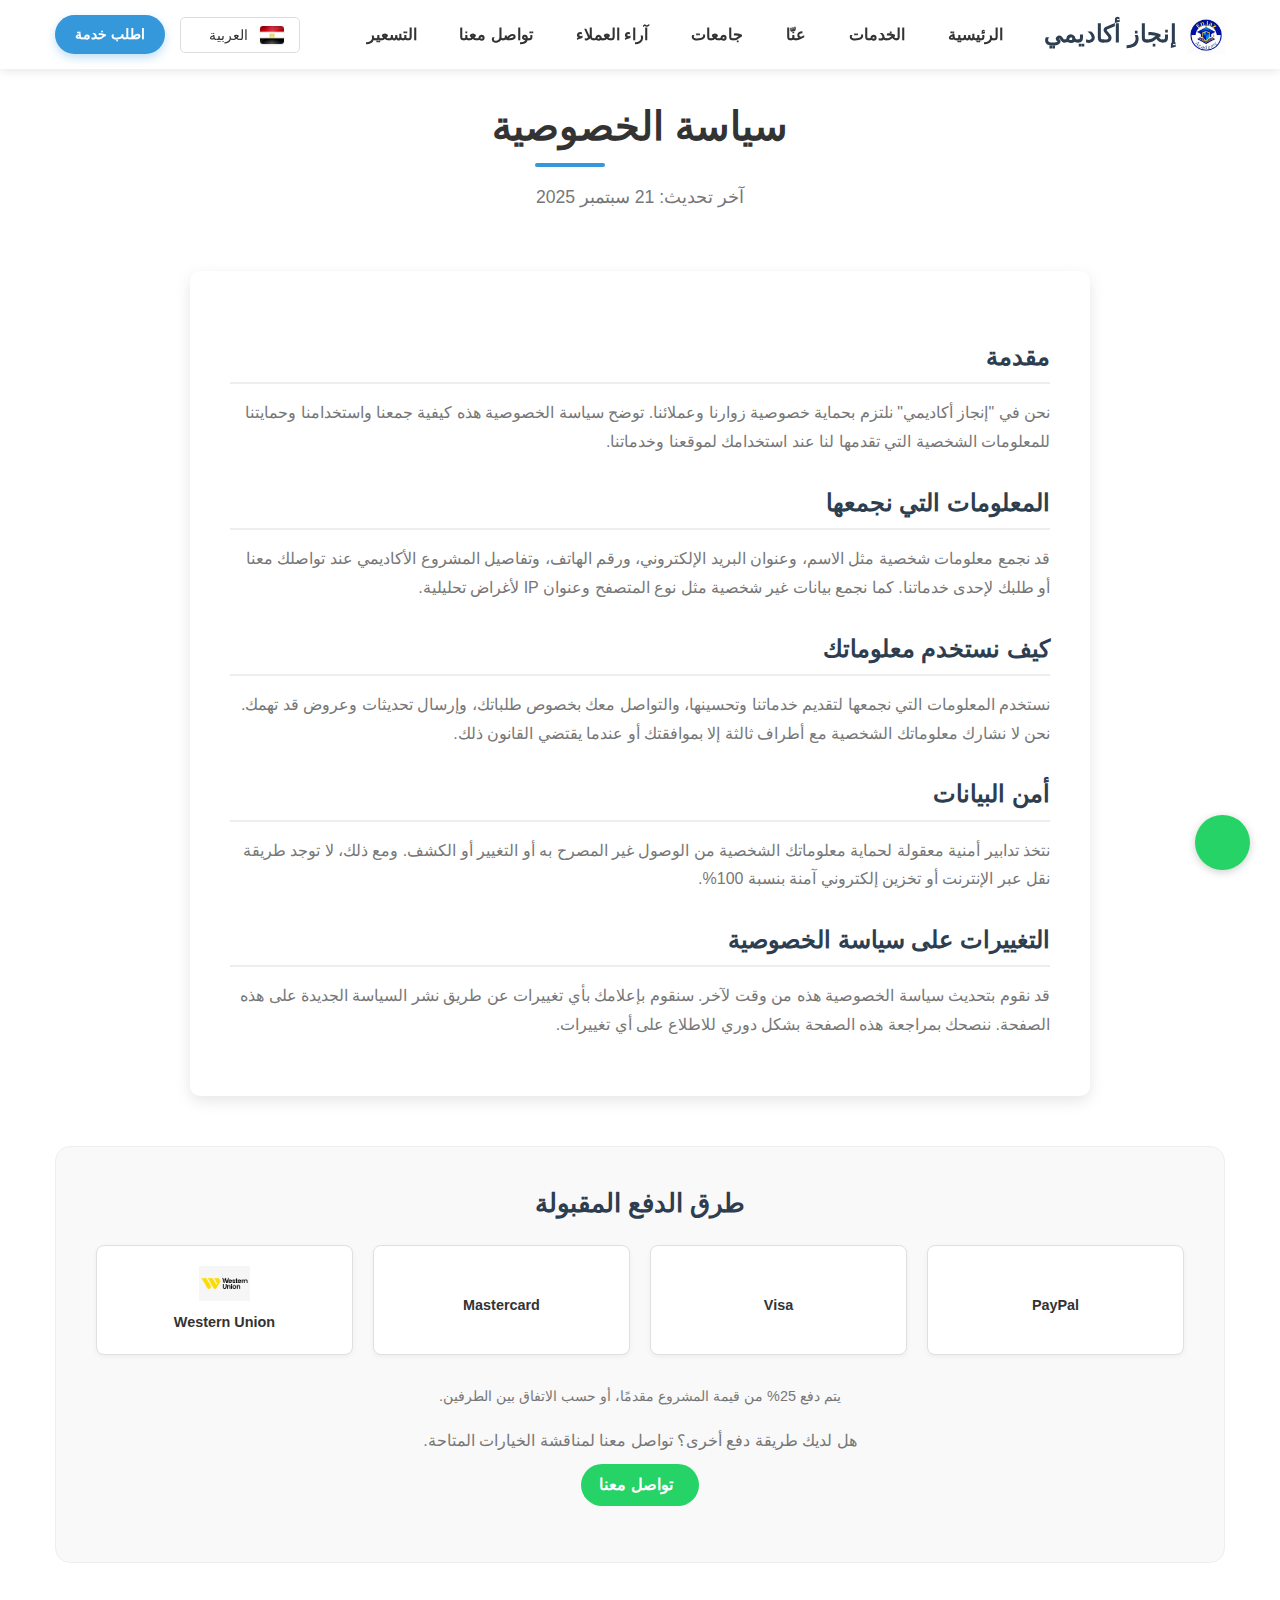
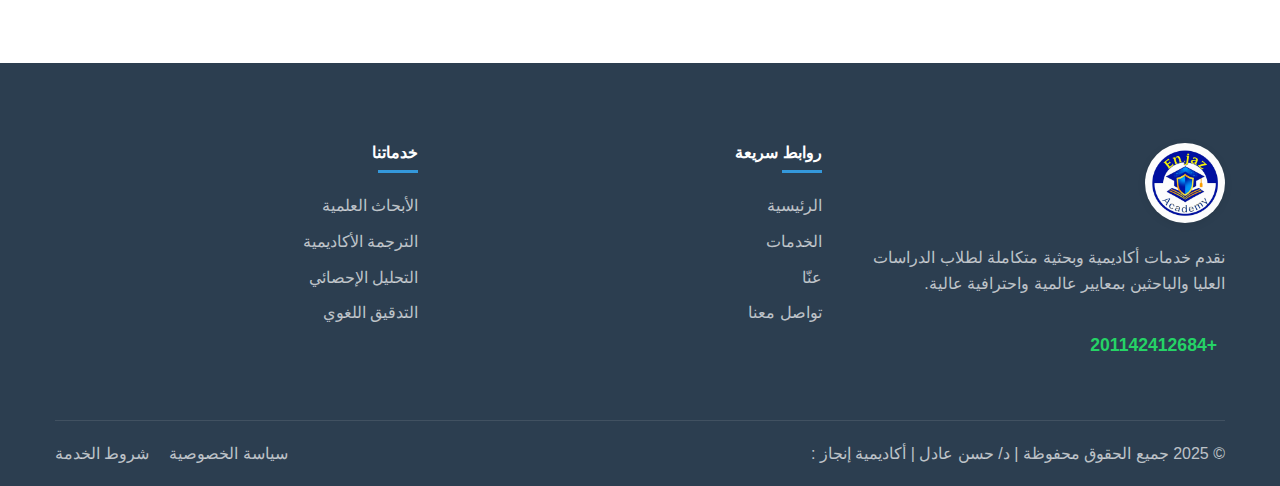
<file: privacy.html>
<!DOCTYPE html>
<html lang="ar" dir="rtl">
<head>
  <meta charset="UTF-8">
  <meta name="viewport" content="width=device-width, initial-scale=1.0">
  <title data-key="privacy_policy">سياسة الخصوصية | إنجاز أكاديمي</title>  
  <meta name="description" content="تعرف على كيفية جمع واستخدام وحماية معلوماتك الشخصية في إنجاز أكاديمي. نحن نلتزم بحماية خصوصيتك وندعم اللغات العربية، الإنجليزية، والألمانية.">
  <meta name="robots" content="index, follow">

  <!-- Open Graph Tags -->
  <meta property="og:title" content="سياسة الخصوصية | إنجاز أكاديمي">  
  <meta property="og:description" content="تعرف على كيفية جمع واستخدام وحماية معلوماتك الشخصية في إنجاز أكاديمي. نحن نلتزم بحماية خصوصيتك وندعم اللغات العربية، الإنجليزية، والألمانية.">
  <meta property="og:image" content="https://enjazacademy.org/assets/images/image2.jpg">
  <meta property="og:url" content="https://enjazacademy.org/privacy.html">
  <meta property="og:type" content="website">
  <meta property="og:site_name" content="إنجاز أكاديمي">

  <!-- Twitter Card -->
  <meta name="twitter:card" content="summary_large_image">  
  <meta name="twitter:title" content="سياسة الخصوصية | إنجاز أكاديمي">  
  <meta name="twitter:description" content="تعرف على كيفية جمع واستخدام وحماية معلوماتك الشخصية في إنجاز أكاديمي. نحن نلتزم بحماية خصوصيتك وندعم اللغات العربية، الإنجليزية، والألمانية.">
  <meta name="twitter:image" content="https://enjazacademy.org/assets/images/image2.jpg">

  <!-- Preload critical resources -->
  <link rel="preload" href="https://fonts.googleapis.com/css2?family=Cairo:wght@300;400;600;700;900&display=swap" as="style" onload="this.onload=null;this.rel='stylesheet'">
  <link rel="preload" href="https://cdnjs.cloudflare.com/ajax/libs/font-awesome/6.4.0/css/all.min.css" as="style" onload="this.onload=null;this.rel='stylesheet'" integrity="sha512-iecdLmaskl7CVkqkXNQ/ZH/XLlvWZOJyj7Yy7tcenmpD1ypASozpmT/E0iPtmFIB46ZmdtAc9eNBvH0H/ZpiBw==" crossorigin="anonymous" referrerpolicy="no-referrer">
  <link rel="stylesheet" href="assets/css/style.css?v=1.2">
  
  <!-- Fallback for browsers without JavaScript -->
  <noscript>
    <link rel="stylesheet" href="https://fonts.googleapis.com/css2?family=Cairo:wght@300;400;600;700;900&display=swap">
    <link rel="stylesheet" href="https://cdnjs.cloudflare.com/ajax/libs/font-awesome/6.4.0/css/all.min.css">
  </noscript>
  
  <link rel="icon" type="image/JPG" href="assets/images/favicon.jpg">

  <!-- Content Security Policy -->
  <meta http-equiv="Content-Security-Policy" content="default-src 'self' https: data:; script-src 'self' 'unsafe-inline' https://formspree.io; style-src 'self' 'unsafe-inline' https://fonts.googleapis.com https://cdnjs.cloudflare.com; font-src 'self' https://fonts.gstatic.com https://cdnjs.cloudflare.com; img-src 'self' data: https:; connect-src 'self' https://formspree.io; frame-src 'none'; object-src 'none';">
</head>
<body>
  <!-- Navbar -->
  <nav class="navbar">
    <div class="container">
      <div class="nav-container">
        <a href="./index.html" class="logo">
          <img src="assets/images/image2.jpg" alt="إنجاز أكاديمي" >
          <span data-key="hero_title">إنجاز أكاديمي</span>
        </a>
        <button class="nav-toggle" id="navToggle" aria-label="Toggle menu" aria-expanded="false" aria-controls="navMenu">
          <span class="bar" aria-hidden="true"></span>
          <span class="bar" aria-hidden="true"></span>
          <span class="bar" aria-hidden="true"></span>
        </button>
        <div class="nav-menu">
          <ul class="nav-links">
            <li><a href="./index.html" data-key="home">الرئيسية</a></li>
            <li><a href="./index.html#services" data-key="services">الخدمات</a></li>            
            <li><a href="./index.html#about" data-key="about">عنّا</a></li>
            <li><a href="./index.html#universities" data-key="universities">جامعات</a></li>
            <li><a href="./index.html#testimonials" data-key="testimonials">آراء العملاء</a></li>
            <li><a href="./index.html#contact" data-key="contact">تواصل معنا</a></li>
            <li><a href="./Prices.html" data-key="pricing">التسعير</a></li>
          </ul>
          <div class="nav-actions">
            <div class="language-switcher-container">
              <button id="languageSwitcherBtn" class="language-switcher-btn" aria-label="Select Language" aria-haspopup="true" aria-expanded="false">
                <img id="currentFlag" src="assets/images/egypt.jpg" alt="العربية" class="flag-icon">
                <span id="currentLangText" data-key="lang_ar">العربية</span>
                <i class="fas fa-chevron-down"></i>
              </button>
              <ul id="languageDropdown" class="language-dropdown" role="menu" aria-labelledby="languageSwitcherBtn">
                <li role="none"><a href="#" class="dropdown-item" data-lang="ar" role="menuitem"><img src="assets/images/egypt.jpg" alt="العربية" class="flag-icon"> <span data-key="lang_ar">العربية</span></a></li>
                <li role="none"><a href="#" class="dropdown-item" data-lang="en" role="menuitem"><img src="assets/images/usa.jpg" alt="English" class="flag-icon"> <span data-key="lang_en">English</span></a></li>
                <li role="none"><a href="#" class="dropdown-item" data-lang="de" role="menuitem"><img src="assets/images/germany.jpg" alt="Deutsch" class="flag-icon"> <span data-key="lang_de">Deutsch</span></a></li>
              </ul>
            </div>
            <a href="./index.html#contact" class="btn btn-primary btn-small" data-key="request_service_btn" title="اطلب خدمة الآن">اطلب خدمة</a>
          </div>
        </div>
      </div>
    </div>
  </nav>

  <!-- Privacy Policy Content -->
  <main class="section static-page" role="main">
    <div class="container">
      <div class="section-header">
        <h2 data-key="privacy_policy">سياسة الخصوصية</h2>
<p data-key="last_updated">آخر تحديث: 21 سبتمبر 2025</p>
      </div>
      <div class="static-content">
        <h3 data-key="privacy_h1">مقدمة</h3>
        <p data-key="privacy_p1">نحن في "إنجاز أكاديمي" نلتزم بحماية خصوصية زوارنا وعملائنا. توضح سياسة الخصوصية هذه كيفية جمعنا واستخدامنا وحمايتنا للمعلومات الشخصية التي تقدمها لنا عند استخدامك لموقعنا وخدماتنا.</p>

        <h3 data-key="privacy_h2">المعلومات التي نجمعها</h3>
        <p data-key="privacy_p2">قد نجمع معلومات شخصية مثل الاسم، وعنوان البريد الإلكتروني، ورقم الهاتف، وتفاصيل المشروع الأكاديمي عند تواصلك معنا أو طلبك لإحدى خدماتنا. كما نجمع بيانات غير شخصية مثل نوع المتصفح وعنوان IP لأغراض تحليلية.</p>

        <h3 data-key="privacy_h3">كيف نستخدم معلوماتك</h3>
        <p data-key="privacy_p3">نستخدم المعلومات التي نجمعها لتقديم خدماتنا وتحسينها، والتواصل معك بخصوص طلباتك، وإرسال تحديثات وعروض قد تهمك. نحن لا نشارك معلوماتك الشخصية مع أطراف ثالثة إلا بموافقتك أو عندما يقتضي القانون ذلك.</p>

        <h3 data-key="privacy_h4">أمن البيانات</h3>
        <p data-key="privacy_p4">نتخذ تدابير أمنية معقولة لحماية معلوماتك الشخصية من الوصول غير المصرح به أو التغيير أو الكشف. ومع ذلك، لا توجد طريقة نقل عبر الإنترنت أو تخزين إلكتروني آمنة بنسبة 100%.</p>

        <h3 data-key="privacy_h5">التغييرات على سياسة الخصوصية</h3>
        <p data-key="privacy_p5">قد نقوم بتحديث سياسة الخصوصية هذه من وقت لآخر. سنقوم بإعلامك بأي تغييرات عن طريق نشر السياسة الجديدة على هذه الصفحة. ننصحك بمراجعة هذه الصفحة بشكل دوري للاطلاع على أي تغييرات.</p>
      </div>

      <!-- قسم طرق الدفع -->
      <div class="payment-section">
        <h3 data-key="payment_methods_title">طرق الدفع المقبولة</h3>
        <div class="payment-methods-grid">
          <div class="payment-method"><i class="fab fa-cc-paypal"></i><span>PayPal</span></div>
          <div class="payment-method"><i class="fab fa-cc-visa"></i><span>Visa</span></div>
          <div class="payment-method"><i class="fab fa-cc-mastercard"></i><span>Mastercard</span></div>
          <div class="payment-method"><img src="assets/images/western.jpg" alt="Western Union"><span>Western Union</span></div>
        </div>
        <p class="payment-note" data-key="payment_methods_note">يتم دفع 25% من قيمة المشروع مقدمًا، أو حسب الاتفاق بين الطرفين.</p>
        <p class="payment-contact">
          <span data-key="payment_methods_other">هل لديك طريقة دفع أخرى؟ تواصل معنا لمناقشة الخيارات المتاحة.</span>
          <a href="#" onclick="requestPaymentInfo()" class="contact-link" aria-label="تواصل معنا لمناقشة طرق الدفع">
            <i class="fab fa-whatsapp"></i>
            <span data-key="contact">تواصل معنا</span>
          </a>
        </p>
      </div>

    </div>
  </main>

  <!-- Footer -->
  <footer class="footer">
    <div class="container">
      <div class="footer-grid">
        <div class="footer-col">
          <img src="assets/images/image2.jpg" alt="إنجاز أكاديمي" class="footer-logo">
          <p data-key="footer_desc">نقدم خدمات أكاديمية وبحثية متكاملة لطلاب الدراسات العليا والباحثين بمعايير عالمية واحترافية عالية.</p>
          <a href="https://wa.me/201142412684" target="_blank" rel="noopener" class="footer-whatsapp-link">
            <i class="fab fa-whatsapp"></i> +201142412684
          </a>
        </div>
        <div class="footer-col">
          <h4 data-key="quick_links">روابط سريعة</h4>
          <ul>
            <li><a href="./index.html" data-key="home">الرئيسية</a></li>
            <li><a href="./index.html#services" data-key="services">الخدمات</a></li>
            <li><a href="./index.html#about" data-key="about">عنّا</a></li>
            <li><a href="./index.html#contact" data-key="contact">تواصل معنا</a></li>
          </ul>
        </div>
        <div class="footer-col">
          <h4 data-key="footer_services_title">خدماتنا</h4>
          <ul>
            <li><a href="./index.html#services" data-key="footer_service1">الأبحاث العلمية</a></li>
            <li><a href="./index.html#services" data-key="footer_service2">الترجمة الأكاديمية</a></li>
            <li><a href="./index.html#services" data-key="footer_service3">التحليل الإحصائي</a></li>
            <li><a href="./index.html#services" data-key="footer_service4">التدقيق اللغوي</a></li>
          </ul>
        </div>
      </div>
      <div class="footer-bottom">
        <p id="copyright-text"><span data-key="copyright">© 2025 جميع الحقوق محفوظة</span> | <span data-key="footer_owner_name">د/ حسن عادل</span> | <span data-key="footer_academy_name">أكاديمية إنجاز</span> :</p>
        <div class="footer-links">
          <a href="./privacy.html" data-key="privacy_policy">سياسة الخصوصية</a>
          <a href="./terms.html" data-key="terms_service">شروط الخدمة</a>
        </div>
      </div>
    </div>
  </footer>

  <!-- Scroll to Top Button -->
  <button id="scrollTop" class="scroll-top" aria-label="Scroll to top">
    <i class="fas fa-arrow-up" aria-hidden="true"></i>
  </button>

  <!-- زر واتساب عائم -->
  <a href="https://wa.me/201142412684" target="_blank" rel="noopener" class="whatsapp-float" aria-label="Contact us on WhatsApp">
    <i class="fab fa-whatsapp" aria-hidden="true"></i>
  </a>
  
  <script src="assets/js/lang.js?v=1.2"></script>
  <script src="assets/js/script.js?v=1.2"></script>
</body>
</html>
</file>
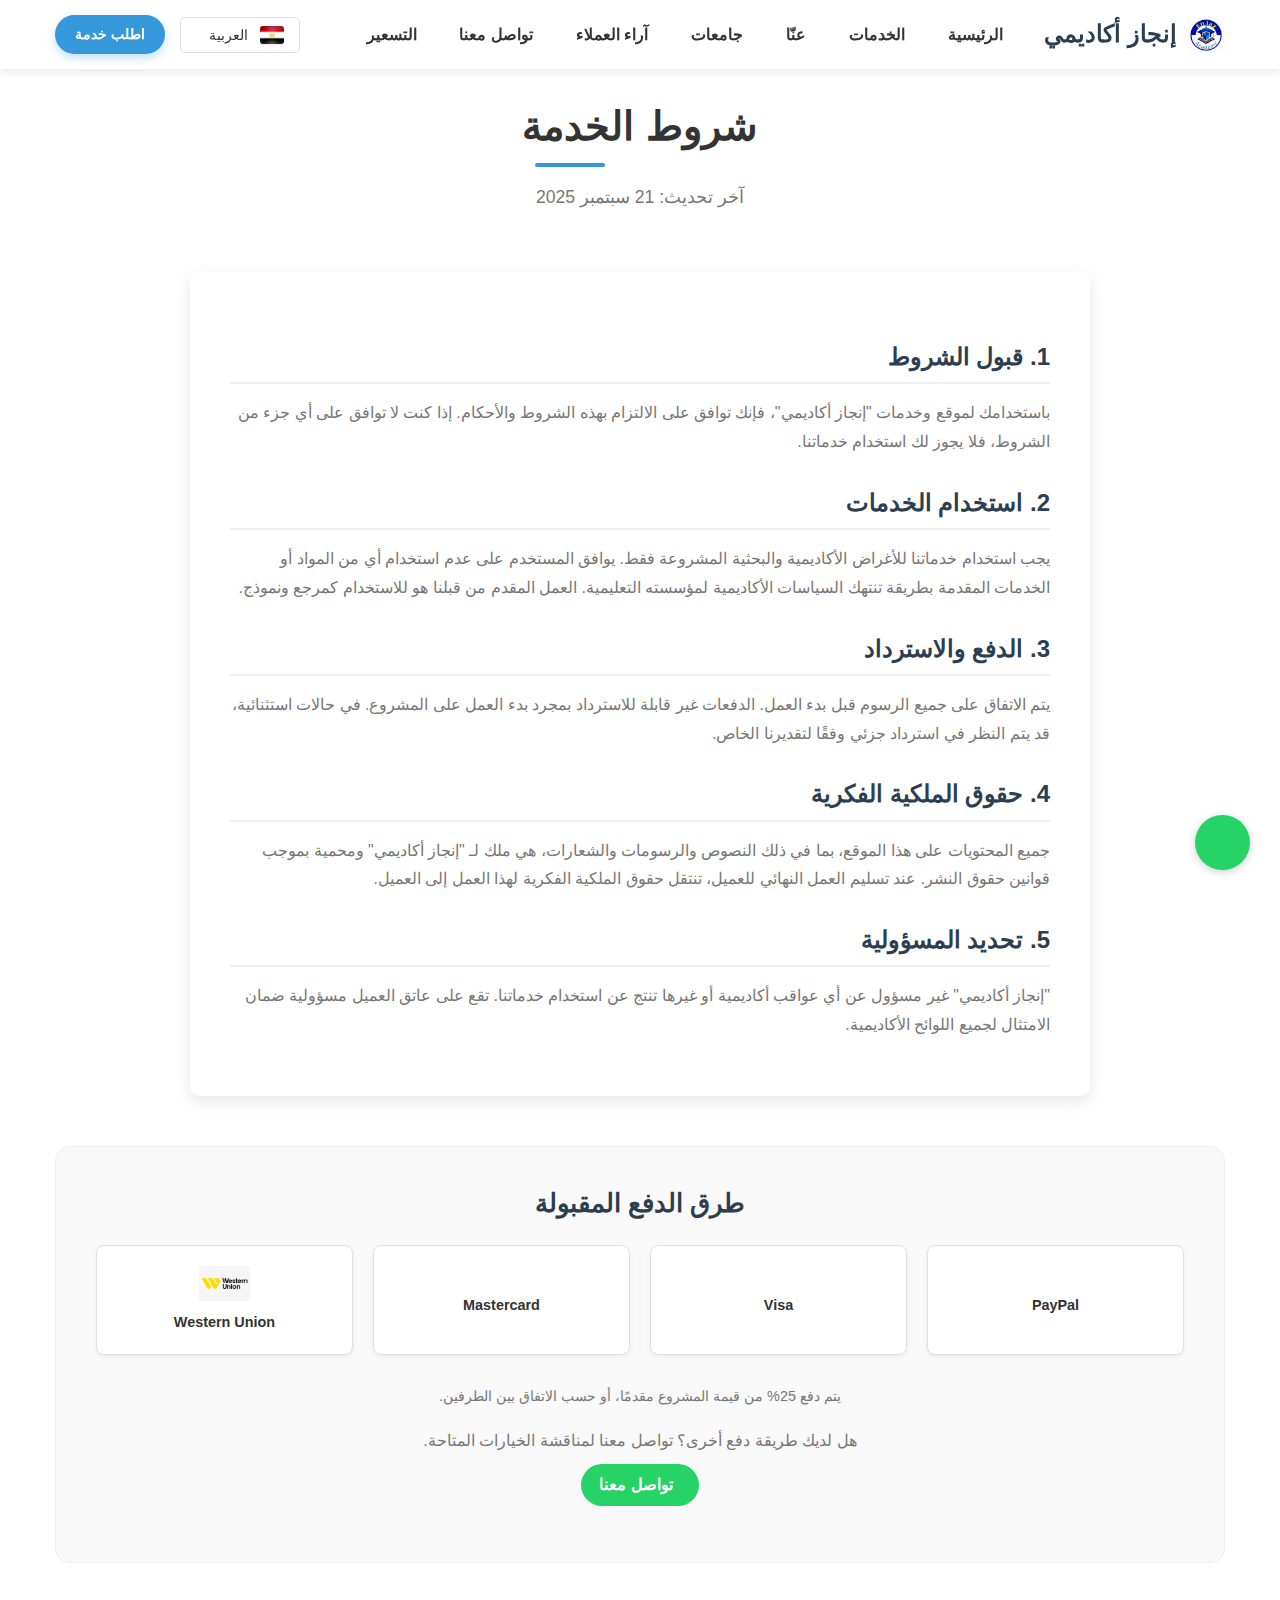
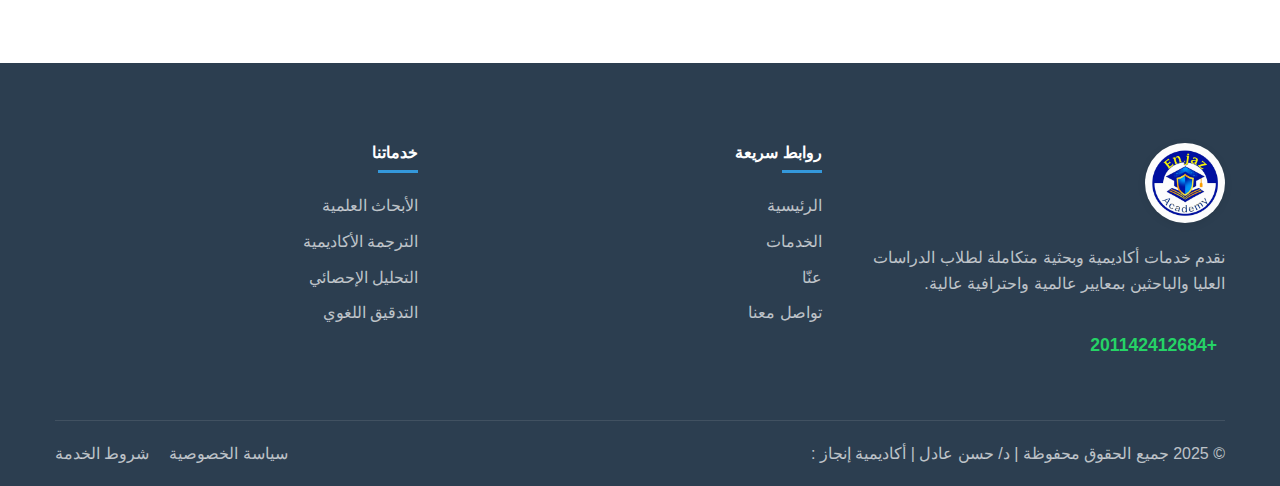
<file: terms.html>
<!DOCTYPE html>
<html lang="ar" dir="rtl">
<head>
  <meta charset="UTF-8">
  <meta name="viewport" content="width=device-width, initial-scale=1.0">
  <title data-key="terms_service">شروط الخدمة | إنجاز أكاديمي</title>  
  <meta name="description" content="اطلع على شروط وأحكام استخدام خدمات إنجاز أكاديمي. باستخدامك لخدماتنا، فإنك توافق على هذه الشروط. خدماتنا متوفرة باللغات العربية، الإنجليزية، والألمانية.">
  <meta name="robots" content="index, follow">

  <!-- Open Graph Tags -->
  <meta property="og:title" content="شروط الخدمة | إنجاز أكاديمي">  
  <meta property="og:description" content="اطلع على شروط وأحكام استخدام خدمات إنجاز أكاديمي. خدماتنا متوفرة باللغات العربية، الإنجليزية، والألمانية.">
  <meta property="og:image" content="https://enjazacademy.org/assets/images/image2.jpg">
  <meta property="og:url" content="https://enjazacademy.org/terms.html">
  <meta property="og:type" content="website">
  <meta property="og:site_name" content="إنجاز أكاديمي">

  <!-- Twitter Card -->
  <meta name="twitter:card" content="summary_large_image">  
  <meta name="twitter:title" content="شروط الخدمة | إنجاز أكاديمي">  
  <meta name="twitter:description" content="اطلع على شروط وأحكام استخدام خدمات إنجاز أكاديمي. خدماتنا متوفرة باللغات العربية، الإنجليزية، والألمانية.">
  <meta name="twitter:image" content="https://enjazacademy.org/assets/images/image2.jpg">

  <!-- Preload critical resources -->
  <link rel="preload" href="https://fonts.googleapis.com/css2?family=Cairo:wght@300;400;600;700;900&display=swap" as="style" onload="this.onload=null;this.rel='stylesheet'">
  <link rel="preload" href="https://cdnjs.cloudflare.com/ajax/libs/font-awesome/6.4.0/css/all.min.css" as="style" onload="this.onload=null;this.rel='stylesheet'" integrity="sha512-iecdLmaskl7CVkqkXNQ/ZH/XLlvWZOJyj7Yy7tcenmpD1ypASozpmT/E0iPtmFIB46ZmdtAc9eNBvH0H/ZpiBw==" crossorigin="anonymous" referrerpolicy="no-referrer">
  <link rel="stylesheet" href="assets/css/style.css?v=1.2">
  
  <!-- Fallback for browsers without JavaScript -->
  <noscript>
    <link rel="stylesheet" href="https://fonts.googleapis.com/css2?family=Cairo:wght@300;400;600;700;900&display=swap">
    <link rel="stylesheet" href="https://cdnjs.cloudflare.com/ajax/libs/font-awesome/6.4.0/css/all.min.css">
  </noscript>
  
  <link rel="icon" type="image/JPG" href="assets/images/favicon.jpg">

  <!-- Content Security Policy -->
  <meta http-equiv="Content-Security-Policy" content="default-src 'self' https: data:; script-src 'self' 'unsafe-inline' https://formspree.io; style-src 'self' 'unsafe-inline' https://fonts.googleapis.com https://cdnjs.cloudflare.com; font-src 'self' https://fonts.gstatic.com https://cdnjs.cloudflare.com; img-src 'self' data: https:; connect-src 'self' https://formspree.io; frame-src 'none'; object-src 'none';">
</head>
<body>
  <!-- Navbar -->
  <nav class="navbar">
    <div class="container">
      <div class="nav-container">
        <a href="./index.html" class="logo">
          <img src="assets/images/image2.jpg" alt="إنجاز أكاديمي" >
          <span data-key="hero_title">إنجاز أكاديمي</span>
        </a>
        <button class="nav-toggle" id="navToggle" aria-label="Toggle menu" aria-expanded="false" aria-controls="navMenu">
          <span class="bar" aria-hidden="true"></span>
          <span class="bar" aria-hidden="true"></span>
          <span class="bar" aria-hidden="true"></span>
        </button>
        <div class="nav-menu">
          <ul class="nav-links">
            <li><a href="./index.html" data-key="home">الرئيسية</a></li>
            <li><a href="./index.html#services" data-key="services">الخدمات</a></li>            
            <li><a href="./index.html#about" data-key="about">عنّا</a></li>
            <li><a href="./index.html#universities" data-key="universities">جامعات</a></li>
            <li><a href="./index.html#testimonials" data-key="testimonials">آراء العملاء</a></li>
            <li><a href="./index.html#contact" data-key="contact">تواصل معنا</a></li>
            <li><a href="./Prices.html" data-key="pricing">التسعير</a></li>
          </ul>
          <div class="nav-actions">
            <div class="language-switcher-container">
              <button id="languageSwitcherBtn" class="language-switcher-btn" aria-label="Select Language" aria-haspopup="true" aria-expanded="false">
                <img id="currentFlag" src="assets/images/egypt.jpg" alt="العربية" class="flag-icon">
                <span id="currentLangText" data-key="lang_ar">العربية</span>
                <i class="fas fa-chevron-down"></i>
              </button>
              <ul id="languageDropdown" class="language-dropdown" role="menu" aria-labelledby="languageSwitcherBtn">
                <li role="none"><a href="#" class="dropdown-item" data-lang="ar" role="menuitem"><img src="assets/images/egypt.jpg" alt="العربية" class="flag-icon"> <span data-key="lang_ar">العربية</span></a></li>
                <li role="none"><a href="#" class="dropdown-item" data-lang="en" role="menuitem"><img src="assets/images/usa.jpg" alt="English" class="flag-icon"> <span data-key="lang_en">English</span></a></li>
                <li role="none"><a href="#" class="dropdown-item" data-lang="de" role="menuitem"><img src="assets/images/germany.jpg" alt="Deutsch" class="flag-icon"> <span data-key="lang_de">Deutsch</span></a></li>
              </ul>
            </div>
            <a href="./index.html#contact" class="btn btn-primary btn-small" data-key="request_service_btn" title="اطلب خدمة الآن">اطلب خدمة</a>
          </div>
        </div>
      </div>
    </div>
  </nav>

  <!-- Terms of Service Content -->
  <main class="section static-page" role="main">
    <div class="container">
      <div class="section-header">
        <h2 data-key="terms_service">شروط الخدمة</h2>
<p data-key="last_updated">آخر تحديث: 21 سبتمبر 2025</p>
      </div>
      <div class="static-content">
        <h3 data-key="terms_h1">1. قبول الشروط</h3>
        <p data-key="terms_p1">باستخدامك لموقع وخدمات "إنجاز أكاديمي"، فإنك توافق على الالتزام بهذه الشروط والأحكام. إذا كنت لا توافق على أي جزء من الشروط، فلا يجوز لك استخدام خدماتنا.</p>

        <h3 data-key="terms_h2">2. استخدام الخدمات</h3>
        <p data-key="terms_p2">يجب استخدام خدماتنا للأغراض الأكاديمية والبحثية المشروعة فقط. يوافق المستخدم على عدم استخدام أي من المواد أو الخدمات المقدمة بطريقة تنتهك السياسات الأكاديمية لمؤسسته التعليمية. العمل المقدم من قبلنا هو للاستخدام كمرجع ونموذج.</p>

        <h3 data-key="terms_h3">3. الدفع والاسترداد</h3>
        <p data-key="terms_p3">يتم الاتفاق على جميع الرسوم قبل بدء العمل. الدفعات غير قابلة للاسترداد بمجرد بدء العمل على المشروع. في حالات استثنائية، قد يتم النظر في استرداد جزئي وفقًا لتقديرنا الخاص.</p>

        <h3 data-key="terms_h4">4. حقوق الملكية الفكرية</h3>
        <p data-key="terms_p4">جميع المحتويات على هذا الموقع، بما في ذلك النصوص والرسومات والشعارات، هي ملك لـ "إنجاز أكاديمي" ومحمية بموجب قوانين حقوق النشر. عند تسليم العمل النهائي للعميل، تنتقل حقوق الملكية الفكرية لهذا العمل إلى العميل.</p>

        <h3 data-key="terms_h5">5. تحديد المسؤولية</h3>
        <p data-key="terms_p5">"إنجاز أكاديمي" غير مسؤول عن أي عواقب أكاديمية أو غيرها تنتج عن استخدام خدماتنا. تقع على عاتق العميل مسؤولية ضمان الامتثال لجميع اللوائح الأكاديمية.</p>
      </div>

      <!-- قسم طرق الدفع -->
      <div class="payment-section">
        <h3 data-key="payment_methods_title">طرق الدفع المقبولة</h3>
        <div class="payment-methods-grid">
          <div class="payment-method"><i class="fab fa-cc-paypal"></i><span>PayPal</span></div>
          <div class="payment-method"><i class="fab fa-cc-visa"></i><span>Visa</span></div>
          <div class="payment-method"><i class="fab fa-cc-mastercard"></i><span>Mastercard</span></div>
          <div class="payment-method"><img src="assets/images/western.jpg" alt="Western Union"><span>Western Union</span></div>
        </div>
        <p class="payment-note" data-key="payment_methods_note">يتم دفع 25% من قيمة المشروع مقدمًا، أو حسب الاتفاق بين الطرفين.</p>
        <p class="payment-contact">
          <span data-key="payment_methods_other">هل لديك طريقة دفع أخرى؟ تواصل معنا لمناقشة الخيارات المتاحة.</span>
          <a href="#" onclick="requestPaymentInfo()" class="contact-link" aria-label="تواصل معنا لمناقشة طرق الدفع">
            <i class="fab fa-whatsapp"></i>
            <span data-key="contact">تواصل معنا</span>
          </a>
        </p>
      </div>
    </div>
  </main>

  <!-- Footer -->
  <footer class="footer">
    <div class="container">
      <div class="footer-grid">
        <div class="footer-col">
          <img src="assets/images/image2.jpg" alt="إنجاز أكاديمي" class="footer-logo">
          <p data-key="footer_desc">نقدم خدمات أكاديمية وبحثية متكاملة لطلاب الدراسات العليا والباحثين بمعايير عالمية واحترافية عالية.</p>
          <a href="https://wa.me/201142412684" target="_blank" rel="noopener" class="footer-whatsapp-link">
            <i class="fab fa-whatsapp"></i> +201142412684
          </a>
        </div>
        <div class="footer-col">
          <h4 data-key="quick_links">روابط سريعة</h4>
          <ul>
            <li><a href="./index.html" data-key="home">الرئيسية</a></li>
            <li><a href="./index.html#services" data-key="services">الخدمات</a></li>
            <li><a href="./index.html#about" data-key="about">عنّا</a></li>
            <li><a href="./index.html#contact" data-key="contact">تواصل معنا</a></li>
          </ul>
        </div>
        <div class="footer-col">
          <h4 data-key="footer_services_title">خدماتنا</h4>
          <ul>
            <li><a href="./index.html#services" data-key="footer_service1">الأبحاث العلمية</a></li>
            <li><a href="./index.html#services" data-key="footer_service2">الترجمة الأكاديمية</a></li>
            <li><a href="./index.html#services" data-key="footer_service3">التحليل الإحصائي</a></li>
            <li><a href="./index.html#services" data-key="footer_service4">التدقيق اللغوي</a></li>
          </ul>
        </div>
      </div>
      <div class="footer-bottom">
        <p id="copyright-text"><span data-key="copyright">© 2025 جميع الحقوق محفوظة</span> | <span data-key="footer_owner_name">د/ حسن عادل</span> | <span data-key="footer_academy_name">أكاديمية إنجاز</span> :</p>
        <div class="footer-links">
          <a href="./privacy.html" data-key="privacy_policy">سياسة الخصوصية</a>
          <a href="./terms.html" data-key="terms_service">شروط الخدمة</a>
        </div>
      </div>
    </div>
  </footer>

  <!-- Scroll to Top Button -->
  <button id="scrollTop" class="scroll-top" aria-label="Scroll to top">
    <i class="fas fa-arrow-up" aria-hidden="true"></i>
  </button>

  <!-- زر واتساب عائم -->
  <a href="https://wa.me/201142412684" target="_blank" rel="noopener" class="whatsapp-float" aria-label="Contact us on WhatsApp">
    <i class="fab fa-whatsapp" aria-hidden="true"></i>
  </a>
  
  <script src="assets/js/lang.js?v=1.2"></script>
  <script src="assets/js/script.js?v=1.2"></script>
</body>
</html>
</file>
<file: assets/css/style.css>
/* style.css */
:root {
  --primary: #2c3e50;
  --secondary: #3498db;
  --accent: #e74c3c;
  --light: #ecf0f1;
  --dark: #2c3e50;
  --gray: #95a5a6;
  --success: #27ae60;
  --warning: #f39c12;
  --text: #333;
  --text-light: #777;
  --shadow: 0 5px 15px rgba(0, 0, 0, 0.1);
  --transition: all 0.3s ease;
}

* {
  margin: 0;
  padding: 0;
  -webkit-box-sizing: border-box;
  -moz-box-sizing: border-box;
  box-sizing: border-box;
}

body {
  font-family: 'Cairo', sans-serif;
  line-height: 1.6;
  color: var(--text);
  direction: var(--page-direction, rtl); /* Default to rtl, can be overridden by JS */
  overflow-x: hidden;
  /* تحسينات الأداء */
  -webkit-font-smoothing: antialiased;
  -moz-osx-font-smoothing: grayscale;
  text-rendering: optimizeLegibility;
  -webkit-user-select: text;
  -moz-user-select: text;
  -ms-user-select: text;
  user-select: text;
}

body {
  /* Hide body until translations are loaded to prevent FOUC */
  visibility: hidden;
}


.container {
  width: 100%;
  max-width: 1200px;
  margin: 0 auto;
  padding: 0 15px;
}

/* Typography */
h1, h2, h3, h4, h5, h6 {
  font-weight: 700;
  line-height: 1.3;
  margin-bottom: 1rem;
}

h1 {
  font-size: 3.5rem;
}

h2 {
  font-size: 2.5rem;
  position: relative;
  padding-bottom: 15px;
}

h2:after {
  content: '';
  position: absolute;
  bottom: 0;
  /* Default for RTL */
  right: 0;
  left: auto;
  width: 70px;
  height: 4px;
  background: var(--secondary);
  border-radius: 2px;
}

p {
  margin-bottom: 1rem;
  color: var(--text-light);
}

.highlight {
  color: var(--secondary);
}

/* Buttons */
.btn {
  display: -webkit-inline-box;
  display: -ms-inline-flexbox;
  display: inline-flex;
  -webkit-box-align: center;
  -ms-flex-align: center;
  align-items: center;
  -webkit-box-pack: center;
  -ms-flex-pack: center;
  justify-content: center;
  gap: 8px;
  padding: 12px 28px;
  -webkit-border-radius: 50px;
  -moz-border-radius: 50px;
  border-radius: 50px;
  font-weight: 600;
  text-decoration: none;
  -webkit-transition: var(--transition);
  -moz-transition: var(--transition);
  -ms-transition: var(--transition);
  -o-transition: var(--transition);
  -webkit-transition: var(--transition);
  transition: var(--transition);
  cursor: pointer;
  border: none;
  text-align: center;
  font-size: 1rem;
}

.btn-primary {
  background: var(--secondary);
  color: white;
  box-shadow: 0 4px 10px rgba(52, 152, 219, 0.3);
}

.btn-primary:hover {
  background: #2980b9;
  -webkit-transform: translateY(-3px);
  -moz-transform: translateY(-3px);
  -ms-transform: translateY(-3px);
  -o-transform: translateY(-3px);
  -webkit-transform: translateY(-3px);
  transform: translateY(-3px);
  box-shadow: 0 7px 15px rgba(52, 152, 219, 0.4);
}

.btn-secondary {
  background: transparent;
  color: var(--secondary);
  border: 2px solid var(--secondary);
}

.btn-secondary:hover {
  background: var(--secondary);
  color: white;
  -webkit-transform: translateY(-3px);
  -moz-transform: translateY(-3px);
  -ms-transform: translateY(-3px);
  -o-transform: translateY(-3px);
  -webkit-transform: translateY(-3px);
  transform: translateY(-3px);
}

.btn-outline {
  background: transparent;
  color: var(--primary);
  border: 2px solid var(--primary);
}

.btn-outline:hover {
  background: var(--primary);
  color: white;
}

.btn-small {
  padding: 8px 20px;
  font-size: 0.9rem;
}

.btn-block {
  width: 100%;
}

/* Navigation */
.navbar {
  position: fixed;
  top: 0;
  left: 0;
  width: 100%;
  z-index: 1000;
  background: rgba(255, 255, 255, 0.95);
  -webkit-box-shadow: 0 2px 10px rgba(0, 0, 0, 0.1);
  -moz-box-shadow: 0 2px 10px rgba(0, 0, 0, 0.1);
  box-shadow: 0 2px 10px rgba(0, 0, 0, 0.1);
  -webkit-transition: var(--transition);
  -moz-transition: var(--transition);
  transition: var(--transition);
}

.navbar.scrolled {
  background: white;
  box-shadow: 0 5px 20px rgba(0, 0, 0, 0.1);
  padding: 5px 0;
}

.nav-container {
  display: -webkit-box;
  display: -ms-flexbox;
  display: flex;
  -webkit-box-align: center;
  -ms-flex-align: center;
  align-items: center;
  -webkit-box-pack: justify;
  -ms-flex-pack: justify;
  justify-content: space-between;
  -ms-flex-wrap: wrap;
  flex-wrap: wrap;
  padding: 15px 0;
}

.logo {
  display: -webkit-box;
  display: -ms-flexbox;
  display: flex;
  -webkit-box-align: center;
  -ms-flex-align: center;
  align-items: center;
  text-decoration: none;
  color: var(--primary);
  font-weight: 700;
  font-size: 1.5rem;
}

.logo img {
  height: 38px; /* كان 50px */
  margin-left: 10px; /* For RTL */
  margin-right: 0;
}

.nav-menu {
  display: -webkit-box;
  display: -ms-flexbox;
  display: flex;
  -webkit-box-align: center;
  -ms-flex-align: center;
  align-items: center;
  gap: 25px; /* المسافة بين قائمة الروابط والأزرار */
  -webkit-box-flex: 1;
  -ms-flex-positive: 1;
  flex-grow: 1; /* السماح لهذا العنصر بالنمو */
  -webkit-box-pack: end;
  -ms-flex-pack: end;
  justify-content: flex-end; /* دفع المحتوى إلى النهاية (يمين في LTR) */
  flex-wrap: wrap;
}

.footer-logo {
  height: 80px;      /* تكبير الأيقونة */
  width: 80px;       /* جعلها مربعة */
  border-radius: 50%; /* جعلها دائرية */
  object-fit: cover;  /* لضبط الصورة داخل الدائرة */
  margin-bottom: 15px;
  box-shadow: 0 2px 8px rgba(0,0,0,0.08); /* ظل خفيف اختياري */
}

.nav-links {
  display: -webkit-box;
  display: -ms-flexbox;
  display: flex;
  list-style: none;
  -webkit-box-flex: 1;
  -ms-flex-positive: 1;
  flex-grow: 1; /* جعل القائمة تتمدد لتملأ المساحة */
  -ms-flex-pack: distribute;
  justify-content: space-around; /* توزيع الروابط بشكل متساوٍ */
  padding: 0 20px; /* إضافة هوامش داخلية لتجنب الالتصاق */
}

.nav-links a:after {
  content: '';
  position: absolute;
  bottom: -5px;
  /* Default for RTL */
  right: 0;
  left: auto;
  width: 0;
  height: 2px;
  background: var(--secondary);
  transition: var(--transition);
}

.nav-links a:hover:after,
.nav-links a.active:after {
  width: 100%;
}

.nav-links a:hover,
.nav-links a.active {
  color: var(--secondary);
}
.nav-links a {
  text-decoration: none;
  color: var(--text);
  font-weight: 600;
  transition: var(--transition);
  position: relative;
}


.nav-actions {
  display: -webkit-box;
  display: -ms-flexbox;
  display: flex;
  -webkit-box-align: center;
  -ms-flex-align: center;
  align-items: center;
  gap: 15px;
}

.language-switcher {
  padding: 8px 15px;
  border: 1px solid #ddd;
  border-radius: 5px;
  background: white;
  color: var(--text);
  -webkit-appearance: none;
  -moz-appearance: none;
  appearance: none;
  cursor: pointer;
  min-width: 120px;
  direction: ltr;
  text-align: left;
  font-size: 0.9rem;
}

/* New Language Switcher Styles */
.language-switcher-container {
  position: relative;
}

.language-switcher-btn {
  background-color: transparent;
  border: 1px solid #ddd;
  border-radius: 5px;
  padding: 8px 15px;
  cursor: pointer;
  display: flex;
  align-items: center;
  gap: 8px;
  font-family: 'Cairo', sans-serif;
  font-size: 0.9rem;
  color: var(--text);
  min-width: 120px;
  justify-content: space-between;
}

.flag-icon {
  width: 24px;
  height: 18px;
  border-radius: 3px;
  object-fit: cover;
  box-shadow: 0 1px 2px rgba(0,0,0,0.1);
}

.language-switcher-btn i {
  transition: transform 0.3s ease;
}

.language-switcher-btn[aria-expanded="true"] i {
  transform: rotate(180deg);
}

.language-dropdown {
  position: absolute;
  top: 100%;
  left: 0;
  right: 0;
  background-color: white;
  border: 1px solid #ddd;
  border-radius: 5px;
  box-shadow: 0 4px 8px rgba(0,0,0,0.1);
  list-style: none;
  padding: 5px 0;
  margin-top: 5px;
  z-index: 1001;
  opacity: 0;
  visibility: hidden;
  transform: translateY(10px);
  transition: opacity 0.2s ease, transform 0.2s ease, visibility 0.2s;
}

.language-dropdown.show {
  opacity: 1;
  visibility: visible;
  transform: translateY(0);
}

@media (max-width: 768px) {
  .language-switcher {
    min-width: 100px;
    padding: 6px 10px;
    font-size: 0.85rem;
  }
}
.language-dropdown .dropdown-item {
  display: flex;
  align-items: center;
  gap: 8px;
  padding: 8px 15px;
  text-decoration: none;
  color: var(--text);
  font-size: 0.9rem;
  transition: background-color 0.2s ease;
}

.language-dropdown .dropdown-item:hover {
  background-color: #f5f5f5;
}

/* End of New Language Switcher Styles */




.nav-toggle {
  display: none;
  -webkit-box-orient: vertical;
  -webkit-box-direction: normal;
  -ms-flex-direction: column;
  flex-direction: column;
  cursor: pointer;
}

.bar {
  width: 25px;
  height: 3px;
  background: var(--primary);
  margin: 3px 0;
  transition: var(--transition);
}

/* Hero Section */
.hero {
  position: relative;
  min-height: 100vh;
  display: -webkit-box;
  display: -ms-flexbox;
  display: flex;
  -webkit-box-align: center;
  -ms-flex-align: center;
  align-items: center;
  color: white;
  overflow: hidden;
  padding-top: 80px;
}

/* Performance enhancement for hero background */
.hero::before {
  content: '';
  position: absolute;
  top: 0;
  left: 0;
  width: 100%;
  height: 100%;
  background-image: url('../images/image1.jpg');
  background-size: cover;
  background-position: center;
  z-index: -2;
}

.hero-particles {
  position: absolute;
  top: 0;
  left: 0;
  width: 100%;
  height: 100%;
}

.overlay {
  position: absolute;
  top: 0;
  left: 0;
  width: 100%;
  height: 100%;
  background: rgba(44, 62, 80, 0.8); /* Using primary color for overlay */
  z-index: -1;
}

.hero .container {
  position: relative;
  display: -webkit-box;
  display: -ms-flexbox;
  display: flex;
  display: -ms-grid;
  display: grid;
  grid-template-columns: 1fr 1fr;
  gap: 40px;
  align-items: center;
}

.hero-content h1 {
  font-size: 3.5rem;
  margin-bottom: 20px;
  animation: fadeInUp 1s ease;
}

.hero-content p {
  font-size: 1.2rem;
  margin-bottom: 30px;
  color: rgba(255, 255, 255, 0.8);
  animation: fadeInUp 1s ease 0.2s forwards;
  opacity: 0;
}

.hero-actions {
  display: -webkit-box;
  display: -ms-flexbox;
  display: flex;
  gap: 15px;
  animation: fadeInUp 1s ease 0.4s forwards;
  opacity: 0;
}

.hero-image {
  position: relative;
  height: 500px;
  display: -webkit-box;
  display: -ms-flexbox;
  display: flex;
  -webkit-box-pack: center;
  -ms-flex-pack: center;
  justify-content: center;
  -webkit-box-align: center;
  -ms-flex-align: center;
  align-items: center;
}

.floating-card {
  position: absolute;
  background: white;
  padding: 20px;
  border-radius: 10px;
  box-shadow: var(--shadow);
  color: var(--text); /* لون النص الافتراضي */
  width: 200px; /* زيادة العرض لاستيعاب النصوص الأطول */
  text-align: center;
  animation: float 5s ease-in-out infinite;
}

.floating-card:nth-child(1) {
  top: 20%;
  left: 10%;
  animation-delay: 0s;
  background: var(--secondary);
  color: white;
}

.floating-card:nth-child(2) {
  top: 50%;
  right: 10%;
  animation-delay: 1s;
}

.floating-card:nth-child(3) {
  bottom: 20%;
  left: 20%;
  animation-delay: 2s;
  background: var(--accent);
  color: white;
}

.floating-card i {
  font-size: 2rem;
  margin-bottom: 10px;
}

.floating-card h4 {
  margin-bottom: 8px; /* تعديل المسافة */
  font-size: 1rem; /* تصغير حجم الخط قليلاً */
}

.floating-card p {
  margin: 0;
  font-size: 0.85rem; /* تصغير حجم الخط قليلاً */
  color: #555;
}

/* جعل النص فاتحاً في البطاقات الملونة لزيادة الوضوح */
.floating-card:nth-child(1) p,
.floating-card:nth-child(3) p {
  color: rgba(255, 255, 255, 0.85);
}

.scroll-down {
  position: absolute;
  bottom: 30px;
  left: 50%;
  transform: translateX(-50%);
  color: white;
  font-size: 1.5rem;
  animation: bounce 2s infinite;
}

/* Stats Section */
.stats {
  padding: 60px 0;
  background: var(--light);
}

.stats-grid {
  display: -ms-grid;
  display: grid;
  grid-template-columns: repeat(4, 1fr);
  gap: 30px;
}

.stat-item {
  text-align: center;
  padding: 30px 20px;
  background: white;
  border-radius: 10px;
  -webkit-box-shadow: var(--shadow);
  -moz-box-shadow: var(--shadow);
  box-shadow: var(--shadow);
  -webkit-transition: var(--transition);
  transition: var(--transition);
}

.stat-item:hover {
  transform: translateY(-10px);
  box-shadow: 0 15px 30px rgba(0, 0, 0, 0.1);
}

.stat-item i {
  font-size: 2.5rem;
  color: var(--secondary);
  margin-bottom: 15px;
}

.counter {
  font-size: 2.5rem;
  font-weight: 700;
  color: var(--primary);
  margin-bottom: 10px;
}

.stat-item p {
  margin: 0;
  color: var(--text-light);
  font-weight: 600;
}

/* Sections */
.section {
  padding: 100px 0;
}

.section-header {
  text-align: center;
  margin-bottom: 60px;
}

.section-header h2::after {
  left: 50% !important;
  right: 50% !important;
  transform: translate(-50%, 0);
}

.section-header p {
  max-width: 700px;
  margin: 0 auto;
  font-size: 1.1rem;
}

.bg-light {
  background: var(--light);
}

.bg-dark {
  background: var(--dark);
  color: white;
}

.bg-dark .section-header h2,
.bg-dark .section-header p {
  color: white;
}

.bg-dark .section-header h2:after {
  background: var(--secondary);
}

/* Cards */
.grid-3 {
  display: -ms-grid;
  display: grid;
  grid-template-columns: repeat(auto-fit, minmax(300px, 1fr));
  gap: 30px;
}

.card {
  background: white;
  border-radius: 15px;
  overflow: hidden;
  -webkit-box-shadow: var(--shadow);
  -moz-box-shadow: var(--shadow);
  box-shadow: var(--shadow);
  -webkit-transition: transform 0.3s ease, box-shadow 0.3s ease;
  -moz-transition: transform 0.3s ease, box-shadow 0.3s ease;
  transition: transform 0.3s ease, box-shadow 0.3s ease;
  position: relative;
  will-change: transform;
  text-align: center; /* القيمة الافتراضية */
}

/* محاذاة الكروت للغة العربية */
[dir="rtl"] .card {
  text-align: right;
}

/* محاذاة الكروت للغة الإنجليزية ولغات أخرى */
[dir="ltr"] .card {
  text-align: left;
}

/* تحديد اتجاه النص والمحاذاة بناءً على لغة الكروت */
.work-card .card-content[lang="en"],
.work-card .card-content[lang="de"] {
  direction: ltr;
  text-align: left;
}

.work-card .card-content[lang="ar"] {
  direction: rtl;
  text-align: right;
}

.card:hover {
  -webkit-transform: translateY(-10px);
  -moz-transform: translateY(-10px);
  transform: translateY(-10px);
  -webkit-box-shadow: 0 15px 30px rgba(0, 0, 0, 0.1);
  box-shadow: 0 15px 30px rgba(0, 0, 0, 0.1);
}

.card-icon {
  position: absolute;
  top: 20px;
  left: 20px;
  background: white;
  width: 50px;
  height: 50px;
  border-radius: 50%;
  display: -webkit-box;
  display: -ms-flexbox;
  display: flex;
  -webkit-box-align: center;
  -ms-flex-align: center;
  align-items: center;
  -webkit-box-pack: center;
  -ms-flex-pack: center;
  justify-content: center;
  box-shadow: 0 5px 15px rgba(0, 0, 0, 0.1);
  -webkit-box-shadow: 0 5px 15px rgba(0, 0, 0, 0.1);
  z-index: 2;  
  color: var(--secondary);
  font-size: 1.2rem;
}

.card img {
  width: 100%;
  height: 200px;
  object-fit: cover;
  margin-bottom: 0;
}

.card-content {
  padding: 0 12px 25px;
}

.work-card .card-content {
  padding: 0 8px 16px;   /* مسافة بسيطة من الجوانب */
  display: flex;
  flex-direction: column;
  height: calc(100% - 200px);

  text-align: start;     /* يبدأ من اليمين لو RTL، من الشمال لو LTR */
  direction: inherit;    /* يرث اتجاه اللغة من الصفحة */
}


.card h3 {
  font-size: 1.3rem;
  margin-top: 8px;
  margin-bottom: 8px;
  color: var(--primary);
}

.card p {
  margin: 0 0 15px;
  color: var(--text-light);
}

.card-link {
  display: -webkit-inline-box;
  display: -ms-inline-flexbox;
  display: inline-flex;
  -webkit-box-align: center;
  -ms-flex-align: center;
  align-items: center;
  gap: 5px;
  color: var(--secondary);
  text-decoration: none;
  font-weight: 600;
  transition: var(--transition);
  -webkit-transition: var(--transition);
}

.card-link:hover {
  gap: 10px;
  color: var(--primary);
}

.team-desc {
  text-align: center;
  margin-top: 40px;
  padding: 20px;
  background: white;
  -webkit-border-radius: 10px;
  border-radius: 10px;  
  box-shadow: var(--shadow);
}

.team-desc p {
  display: -webkit-box;
  display: -ms-flexbox;
  display: flex;
  align-items: center;
  justify-content: center;
  gap: 10px;
  margin: 0;
  font-weight: 600;
  color: var(--primary);
}

.team-desc i {
  color: var(--secondary);
  font-size: 1.2rem;
}

/* About Section */
.about-grid {
  display: -ms-grid;
  display: grid;
  grid-template-columns: 1fr 1fr;
  gap: 50px;
  align-items: center;
}

.about-image {
  height: 100%; /* جعل حاوية الصورة تمتد بكامل الارتفاع */
}

.about-image img {
  width: 100%;
  height: 100%; /* جعل الصورة تملأ الحاوية بالكامل */
  object-fit: cover; /* لضمان ملء الصورة للمساحة دون تشويه */
  border-radius: 15px;
  -webkit-border-radius: 15px;
  box-shadow: var(--shadow);
}

.features {
  margin-top: 30px;
}

.feature {
  display: -webkit-box;
  display: -ms-flexbox;
  display: flex;
  gap: 15px;
  margin-bottom: 25px;
}

.feature i {
  font-size: 1.5rem;
  color: var(--secondary);
  margin-top: 5px;
}

.feature h4 {
  margin-bottom: 5px;
  color: var(--primary);
}

.feature p {
  margin: 0;
  color: var(--text-light);
}

/* الجامعات - سلايدر نهائي ومضمون */
.logos-slider {
  width: 100%;
  overflow: hidden;
  height: 200px;
  background: transparent;
  position: relative;
  margin-bottom: 40px;
  direction: ltr;
}

.logos-container {
  width: 100%;
  overflow: hidden;
}

.logos-track {
  display: -webkit-box;
  display: -ms-flexbox;
  display: flex;
  gap: 50px;
  align-items: center;
  width: max-content;
  animation: final-scroll 60s linear infinite;
}

.logo-item {
  background: white;
  padding: 25px;
  border-radius: 12px;
  box-shadow: 0 2px 8px rgba(0, 0, 0, 0.1);
  min-width: 220px;
  height: 150px;
  display: -webkit-box;
  display: -ms-flexbox;
  display: flex;
  -webkit-box-align: center;
  -ms-flex-align: center;
  align-items: center;
  -webkit-box-pack: center;
  -ms-flex-pack: center;
  justify-content: center;
  flex-shrink: 0;
}

.logo-item img {
  max-width: 180px;
  max-height: 100px;
  object-fit: contain;
  display: block;
}

/* توقف عند hover */
.logos-slider:hover .logos-track {
  -webkit-animation-play-state: paused;
  animation-play-state: paused;
}

/* تأثير hover */
.logo-item:hover {
  -webkit-transform: scale(1.05);
  transform: scale(1.05);
  transition: transform 0.3s ease;
}

/* حركة نهائية ومضمونة */
@keyframes final-scroll {
  0% {
    -webkit-transform: translateX(0);
    transform: translateX(0);
  }
  100% {
    -webkit-transform: translateX(calc(-11 * (220px + 50px)));
    transform: translateX(calc(-11 * (220px + 50px))); /* 11 هو عدد الصور الأصلية */
  }
}

/* Testimonials */
.testimonials-slider {
  display: -ms-grid;
  display: grid;
  grid-template-columns: repeat(auto-fit, minmax(300px, 1fr));
  gap: 30px;
}

.testimonial {
  background: rgba(255, 255, 255, 0.1);
  padding: 30px;
  border-radius: 15px;
  -webkit-backdrop-filter: blur(10px);
  backdrop-filter: blur(10px);
  -webkit-transition: var(--transition);
  transition: var(--transition);
}

.testimonial:hover {
  -webkit-transform: translateY(-5px);
  -moz-transform: translateY(-5px);
  transform: translateY(-5px);
  background: rgba(255, 255, 255, 0.15);
}

.testimonial-content {
  position: relative;
}

.quote {
  position: absolute;
  top: -20px;
  left: -10px;
  font-size: 4rem;
  color: rgba(255, 255, 255, 0.1);
}

.testimonial p {
  color: white;
  font-style: italic;
  margin-bottom: 20px;
  position: relative;
  z-index: 2;
}

.testimonial-author {
  display: -webkit-box;
  display: -ms-flexbox;
  display: flex;
  align-items: center;
  gap: 15px;
}

.testimonial-author img {
  width: 60px;
  height: 60px;
  border-radius: 50%;
  object-fit: cover;
}

.testimonial-author h4 {
  color: white;
  margin-bottom: 5px;
}

.testimonial-author p {
  margin: 0;
  color: rgba(255, 255, 255, 0.7);
  font-style: normal;
}

/* Contact Section */
.contact-grid {
  display: -ms-grid;
  display: grid;
  grid-template-columns: 1fr 1fr;
  gap: 50px;
}

.contact-info h3 {
  margin-bottom: 30px;
  color: var(--primary);
}

.contact-item {
  display: -webkit-box;
  display: -ms-flexbox;
  display: flex;
  gap: 15px;
  margin-bottom: 25px;
}

.contact-item i {
  font-size: 1.5rem;
  color: var(--secondary);
  margin-top: 5px;
}

.contact-item h4 {
  margin-bottom: 5px;
  color: var(--primary);
}

.contact-item p {
  margin: 0;
  color: var(--text-light);
}

.contact-form {
  background: white;
  padding: 30px;
  -webkit-border-radius: 15px;
  -moz-border-radius: 15px;
  border-radius: 15px;  
  box-shadow: var(--shadow);
}

.form-group {
  position: relative;
  margin-bottom: 20px;
}

.form-group input,
.form-group select,
.form-group textarea {
  width: 100%;  
  padding: 15px 50px 15px 15px;
  border: 1px solid #ddd;
  border-radius: 8px;
  font-family: 'Cairo', sans-serif;
  font-size: 1rem;  
  -webkit-transition: var(--transition);
  -moz-transition: var(--transition);
  transition: var(--transition);
}

.form-group textarea {
  min-height: 150px;
  resize: vertical;
}

.form-group i {
  position: absolute;
  top: 50%;
  right: 15px;
  transform: translateY(-50%);
  color: var(--gray);
}

.form-group textarea + i {
  top: 20px;
  transform: none;
}

.form-group input:focus,
.form-group select:focus,
.form-group textarea:focus {
  border-color: var(--secondary);  
  -webkit-box-shadow: 0 0 0 3px rgba(52, 152, 219, 0.2);
  -moz-box-shadow: 0 0 0 3px rgba(52, 152, 219, 0.2);
  box-shadow: 0 0 0 3px rgba(52, 152, 219, 0.2);
  outline: none;
}

/* Footer */
.footer {
  background: var(--dark);
  color: white;
  padding: 80px 0 0;
}

.footer-grid {
  display: -ms-grid;
  display: grid;
  grid-template-columns: repeat(auto-fit, minmax(250px, 1fr));
  gap: 40px;
  margin-bottom: 60px;
}

.footer-col h4 {
  color: white;
  margin-bottom: 20px;
  position: relative;
  padding-bottom: 10px;
}

.footer-col h4:after {
  content: '';
  position: absolute;
  bottom: 0;
  /* Default for RTL */
  right: 0;
  left: auto;
  width: 40px;
  height: 3px;
  background: var(--secondary);
}

.footer-col p {
  color: rgba(255, 255, 255, 0.7);
  margin-bottom: 20px;
}

.footer-col ul {
  list-style: none;
}

.footer-col ul li {
  margin-bottom: 10px;
}

.footer-col ul li a {
  color: rgba(255, 255, 255, 0.7);
  text-decoration: none;
  -webkit-transition: var(--transition);
  transition: var(--transition);
}

.footer-col ul li a:hover {
  color: var(--secondary);
  -webkit-padding-start: 5px;
  padding-right: 5px;
}

.social-links {
  display: -webkit-box;
  display: -ms-flexbox;
  display: flex;
  gap: 15px;
}

.social-links a {
  display: -webkit-box;
  display: -ms-flexbox;
  display: flex;
  align-items: center;
  justify-content: center;
  width: 40px;
  height: 40px;
  background: rgba(255, 255, 255, 0.1);
  border-radius: 50%;
  color: white;
  text-decoration: none;
  -webkit-transition: var(--transition);
  transition: var(--transition);
}

.social-links a:hover {
  background: var(--secondary);
  -webkit-transform: translateY(-3px);
  -moz-transform: translateY(-3px);
  transform: translateY(-3px);
}

.newsletter-form {
  display: -webkit-box;
  display: -ms-flexbox;
  display: flex;
  margin-top: 15px;
}

.newsletter-form input {
  flex: 1;
  padding: 12px 15px;
  border: none;
  border-radius: 5px 0 0 5px;
  font-family: 'Cairo', sans-serif;
}

.newsletter-form input.valid {
  border: 2px solid var(--success);
  box-shadow: 0 0 5px rgba(39, 174, 96, 0.5);
}

.newsletter-form input.invalid {
  border: 2px solid var(--accent);
  box-shadow: 0 0 5px rgba(231, 76, 60, 0.5);
}

.newsletter-form button {
  padding: 0 18px;
  background: var(--secondary);
  color: white;
  border: none;
  border-radius: 0 5px 5px 0;
  cursor: pointer;
  -webkit-transition: var(--transition);
  transition: var(--transition);
}

.newsletter-form button:hover {
  background: #2980b9;
}

.footer-bottom {
  border-top: 1px solid rgba(255, 255, 255, 0.1);
  padding: 20px 0;
  display: -webkit-box;
  display: -ms-flexbox;
  display: flex;
  align-items: center;
  justify-content: space-between;
  flex-wrap: wrap;
  gap: 20px;
  flex-direction: row; /* Default for RTL */
}

.footer-bottom p {
  margin: 0;
  color: rgba(255, 255, 255, 0.7);
}

.footer-links {
  display: -webkit-box;
  display: -ms-flexbox;
  display: flex;
  gap: 20px;
}

.footer-links a {
  color: rgba(255, 255, 255, 0.7);
  text-decoration: none;
  -webkit-transition: var(--transition);
  transition: var(--transition);
}

.footer-links a:hover {
  color: var(--secondary);
}

/* Scroll to Top */
.scroll-top {
  position: fixed;
  position: fixed;
  bottom: 30px;
  /* Default for RTL */
  left: 30px;
  right: auto;
  width: 50px;
  height: 50px;
  border-radius: 50%;
  background: var(--secondary);
  color: #fff;
  display: -webkit-box;
  display: -ms-flexbox;
  display: flex;
  -webkit-box-align: center;
  -ms-flex-align: center;
  align-items: center;
  -webkit-box-pack: center;
  -ms-flex-pack: center;
  justify-content: center;
  box-shadow: 0 5px 15px rgba(0, 0, 0, 0.1);
  cursor: pointer;
  opacity: 0;
  visibility: hidden;
  -webkit-transition: all 0.3s ease;
  -moz-transition: all 0.3s ease;
  -ms-transition: all 0.3s ease;
  -o-transition: all 0.3s ease;
  transition: var(--transition);
  z-index: 999;
  border: none;
}

.scroll-top.active {
  opacity: 1;
  visibility: visible;
}

.scroll-top:hover {
  background: #2980b9;
  -webkit-transform: translateY(-3px);
  -moz-transform: translateY(-3px);
  transform: translateY(-3px);
}

/* Animations */
@keyframes fadeInUp {
  from {
    opacity: 0;
    -webkit-transform: translateY(30px);
    transform: translateY(30px);
  }
  to {
    opacity: 1;
    -webkit-transform: translateY(0);
    transform: translateY(0);
  }
}

@keyframes float {
  0%, 100% {
    transform: translateY(0);
    -webkit-transform: translateY(0);
  }
  50% {
    transform: translateY(-15px);
    -webkit-transform: translateY(-15px);
  }
}

@keyframes bounce {
  0%, 20%, 50%, 80%, 100% {
    transform: translateY(0) translateX(-50%);
  }
  40% {
    -webkit-transform: translateY(-20px) translateX(-50%);
    transform: translateY(-20px) translateX(-50%);
  }
  60% {
    -webkit-transform: translateY(-10px) translateX(-50%);
    transform: translateY(-10px) translateX(-50%);
  }
}

/* Work Cards Styling */
.work-card {
  position: relative;
  background: white;
  border-radius: 15px;
  overflow: hidden;
  -webkit-box-shadow: var(--shadow);
  box-shadow: var(--shadow);
  -webkit-transition: transform 0.3s ease, box-shadow 0.3s ease;
  -moz-transition: transform 0.3s ease, box-shadow 0.3s ease;
  transition: transform 0.3s ease, box-shadow 0.3s ease;
  padding-bottom: 50px; /* مساحة للأزرار الثابتة */
  will-change: transform;
  margin-bottom: 15px;
}

/* Works Container Styling */
.works-wrapper {
  position: relative;
  display: flex;
  align-items: center;
}

.works-container {
  display: flex;
  flex-direction: row;
  flex-wrap: nowrap;
  overflow-x: auto;
  gap: 20px;
  padding: 15px 0;
  scroll-behavior: smooth;
  -webkit-overflow-scrolling: touch;
  scrollbar-width: none; /* Firefox */
  margin: 0 40px;
}

.scroll-btn {
  position: absolute;
  top: 50%;
  transform: translateY(-50%);
  background: var(--secondary);
  color: white;
  border: none;
  border-radius: 50%;
  width: 40px;
  height: 40px;
  display: flex;
  align-items: center;
  justify-content: center;
  cursor: pointer;
  z-index: 10;
  box-shadow: 0 2px 5px rgba(0,0,0,0.2);
  -webkit-transition: var(--transition);
  transition: var(--transition);
}

.scroll-btn:hover {
  background: var(--primary);
  -webkit-transform: translateY(-50%) scale(1.1);
  -moz-transform: translateY(-50%) scale(1.1);
  transform: translateY(-50%) scale(1.1);
}

.scroll-btn.left {
  right: 0;
}

.scroll-btn.right {
  left: 0;
}

.works-container::-webkit-scrollbar {
  display: none; /* Chrome, Safari, Opera */
}

.works-container .work-card {
  flex: 0 0 250px;
}

.work-card:hover {
  -webkit-transform: translateY(-5px);
  -moz-transform: translateY(-5px);
  transform: translateY(-5px);
  -webkit-box-shadow: 0 15px 30px rgba(0, 0, 0, 0.1);
  box-shadow: 0 15px 30px rgba(0, 0, 0, 0.1);
}

.work-card img {
  width: 100%;
  height: 200px;
  object-fit: cover;  
  -webkit-transition: transform 0.3s ease;
  transition: transform 0.3s ease;
}

.work-card:hover img {
  -webkit-transform: scale(1.05);
  transform: scale(1.05);
}

.work-card .card-content h3 {
  font-size: 1rem;
  margin-bottom: 8px; /* تعديل المسافة بين العنوان والوصف */
}

.work-card .card-content p {
  font-size: 0.9rem;
  line-height: 1.4;
  margin-bottom: 0; /* إزالة الهامش السفلي من الفقرة داخل بطاقة العمل */
}

.section-title {
  position: absolute;
  top: 0;
  left: 0;
  right: 0;
  background: linear-gradient(135deg, var(--secondary), #2980b9);
  color: white;
  padding: 8px 15px;
  font-weight: 700;
  font-size: 0.9rem;
  text-align: center;
  z-index: 3;
  border-radius: 10px 10px 0 0;
}

.fixed-download-btn {
  position: absolute;
  bottom: 10px;
  left: 10px;
  right: 10px;
  display: block;
  text-align: center;
  padding: 10px;
  background: #27ae60;
  color: #fff;
  border-radius: 6px;
  text-decoration: none;
  font-size: 0.95em;
  font-weight: bold;  
  -webkit-transition: background 0.3s ease, transform 0.3s ease, box-shadow 0.3s ease;
  -moz-transition: background 0.3s ease, transform 0.3s ease, box-shadow 0.3s ease;
  transition: background 0.3s ease, transform 0.3s ease, box-shadow 0.3s ease;
  z-index: 2;
  will-change: transform;
}

.fixed-download-btn:hover {
  background: #229954;  
  -webkit-transform: translateY(-2px);
  -moz-transform: translateY(-2px);
  transform: translateY(-2px);
  box-shadow: 0 5px 15px rgba(39, 174, 96, 0.3);
}

/* تحسين أداء الأنيميشن عند السكرول */
.card, .feature, .testimonial, .work-card {
  opacity: 0;
  -webkit-transform: translateY(50px);
  transform: translateY(50px);
  -webkit-transition: opacity 0.6s ease-out, transform 0.6s ease-out;
  transition: opacity 0.6s ease-out, transform 0.6s ease-out;
  will-change: opacity, transform;
}

.card.is-visible, .feature.is-visible, .testimonial.is-visible, .work-card.is-visible {
  opacity: 1;
  -webkit-transform: translateY(0);
  -moz-transform: translateY(0);
  transform: translateY(0);
}


/* Responsive Design */
@media (max-width: 992px) {
  h1 {
    font-size: 2.8rem;
  }
  
  h2 {
    font-size: 2.2rem;
  }
  
  .hero .container {
    grid-template-columns: 1fr;
    text-align: center;
  }
  
  .hero-image {
    height: 400px;
  }
  
  .stats-grid {
    grid-template-columns: repeat(2, 1fr);
  }
  
  .about-grid,
  .contact-grid {
    grid-template-columns: 1fr;
  }
  
  .about-image {
    order: -1;
  }
}

@media (max-width: 768px) {
  .nav-links {
    flex-direction: column;
    gap: 0;
    width: 100%;
  }

  .nav-menu {
    position: fixed;
    top: 80px;
    right: -100%;
    width: 80%;
    max-height: calc(100vh - 80px); /* Use max-height to allow shrinking */
    background: white;
    display: flex; /* Ensure flex is active */
    flex-direction: column; /* Stack items vertically */
    justify-content: flex-start; /* Align items to the top */
    padding: 0; /* Remove padding to use full height for scrolling */
    box-shadow: -5px 0 15px rgba(0, 0, 0, 0.1);
    transition: var(--transition);
    align-items: stretch; /* Stretch items to full width */
    overflow-y: auto;
  }
  
  .nav-menu.active {
    right: 0;
  }
  
  .nav-links {
    padding: 0;
    flex-direction: column;
  }

  .nav-links li {
    width: 100%;
  }
  
  .nav-links a {
    display: block;
    padding: 15px 25px; /* Increase padding for better touch targets */
    border-bottom: 1px solid #eee;
    width: 100%;
    text-align: right;
  }

  .works-container {
    display: grid;
    grid-template-columns: repeat(auto-fit, minmax(280px, 1fr));
    gap: 25px;
    overflow-x: visible;
    margin: 0;
    padding: 0;
  }

  .works-container .work-card {
    flex-basis: auto; /* Reset flex basis */
  }

  .scroll-btn {
    display: none;
  }

  .nav-actions {
    padding: 20px 25px; /* Add padding here */
    width: 100%;
    margin-top: 20px;
    padding-top: 20px;
    border-top: 1px solid #eee;
    flex-direction: column;
    align-items: stretch;
    gap: 15px;
  }

  .nav-links a:hover, .nav-links a.active {
    background-color: #f8f9fa;
  }
  
  .nav-toggle {
    display: flex;
  }
  
  .nav-toggle.active .bar:nth-child(1) {
    -webkit-transform: rotate(-45deg) translate(-5px, 6px);
    transform: rotate(-45deg) translate(-5px, 6px);
  }
  
  .nav-toggle.active .bar:nth-child(2) {
    opacity: 0;
  }
  
  .nav-toggle.active .bar:nth-child(3) {
    -webkit-transform: rotate(45deg) translate(-5px, -6px);
    transform: rotate(45deg) translate(-5px, -6px);
  }
  
  .hero-actions {
    flex-direction: column;
  }
  
  .floating-card {
    position: relative;
    margin: 15px auto;
    width: 80%;
  }
  
  .hero-image {
    height: auto;
    flex-direction: column;
  }
  
  .stats-grid {
    grid-template-columns: 1fr;
  }
  
  .footer-bottom {
    flex-direction: column;
    text-align: center;
  }
  
  .footer-links {
    justify-content: center;
  }
}

@media (max-width: 576px) {
  h1 {
    font-size: 2.2rem;
    line-height: 1.2;
  }
  
  h2 {
    font-size: 1.8rem;
    line-height: 1.3;
  }
  
  .section {
    padding: 50px 0;
  }
  
  .section-header {
    margin-bottom: 40px;
  }
  
  .grid-3 {
    grid-template-columns: 1fr;
    gap: 20px;
  }
  
  .testimonials-slider {
    grid-template-columns: 1fr;
    gap: 20px;
  }
  
  .stats-grid {
    grid-template-columns: 1fr;
    gap: 15px;
  }
  
  .stat-item {
    padding: 20px 15px;
  }
  
  .floating-card {
    width: 95%;
    padding: 15px;
  }
  
  .floating-card h4 {
    font-size: 1rem;
  }
  
  .floating-card p {
    font-size: 0.8rem;
  }
  
  .hero-content h1 {
    font-size: 2rem;
    margin-bottom: 15px;
  }
  
  .hero-content p {
    font-size: 1rem;
    margin-bottom: 25px;
  }
  
  .btn {
    padding: 10px 20px;
    font-size: 0.9rem;
  }
  
  .card-content {
    padding: 20px;
  }
  
  .testimonial {
    padding: 20px;
  }
  
  .work-card {
    padding-bottom: 50px;
  }
  
  .fixed-download-btn {
    padding: 8px;
    font-size: 0.85em;
  }
  
  .payment-icons {
    gap: 15px;
  }
  
  .payment-icons i {
    font-size: 2.2rem;
  }
  
  .whatsapp-float {
    width: 50px;
    height: 50px;
    font-size: 1.8em;
    bottom: 20px;
    right: 20px;
  }
  
  .scroll-top {
    width: 45px;
    height: 45px;
    bottom: 20px;
    left: 20px;
  }
  
  .form-group input,
  .form-group select,
  .form-group textarea {
    padding: 12px 12px 12px 40px;
    font-size: 16px; /* Prevents zoom on iOS */
  }
  
  .logos-slider {
    height: 120px;
  }
  
  .logo-item {
    min-width: 160px;
    height: 100px;
    padding: 15px;
  }
  
  .logo-item img {
    max-width: 130px;
    max-height: 70px;
  }
  
  .contact-grid {
    gap: 30px;
  }
  
  .contact-form {
    padding: 20px;
  }
}

.static-content {
  background: white;
  padding: 40px;
  border-radius: 10px;
  box-shadow: var(--shadow);
  max-width: 900px;
  margin: 0 auto;
}

.static-content h3 {
  color: var(--primary);
  margin-top: 30px;
  margin-bottom: 15px;
  font-size: 1.5rem;
  border-bottom: 2px solid #eee;
  padding-bottom: 10px;
}

.static-content p {
  line-height: 1.8;
  color: var(--text-light);
}

.payment-methods-grid {
  display: grid;
  grid-template-columns: repeat(auto-fit, minmax(120px, 1fr));
  gap: 20px;
  margin-bottom: 30px;
}

.payment-method {
  background: #fff;
  border: 1px solid #e0e0e0;
  border-radius: 8px;
  padding: 20px 10px;
  display: flex;
  flex-direction: column;
  align-items: center;
  justify-content: center;
  gap: 10px;
  transition: var(--transition);
  box-shadow: 0 2px 5px rgba(0,0,0,0.05);
}

.payment-method:hover {
  transform: translateY(-5px);
  box-shadow: 0 5px 15px rgba(0,0,0,0.1);
  border-color: var(--secondary);
}

.payment-method i {
  font-size: 2.5rem;
  color: var(--primary);
}

.payment-method img {
  height: 35px;
  object-fit: contain;
}

.payment-method span {
  font-weight: 600;
  color: var(--text);
  font-size: 0.9rem;
}

.payment-note {
  font-size: 0.9rem;
  color: var(--text-light);
  margin-bottom: 20px;
}

.payment-contact {
  font-size: 1rem;
  display: flex;
  flex-direction: column;
  align-items: center;
  gap: 10px;
}

.payment-contact .contact-link {
  display: inline-flex;
  align-items: center;
  gap: 8px;
  background-color: #25D366;
  color: white;
  padding: 8px 18px;
  border-radius: 50px;
  text-decoration: none;
  font-weight: 600;
  transition: var(--transition);
}
.payment-contact .contact-link:hover {
  background-color: #128C7E;
  transform: scale(1.05);
}
/* For screen-reader only labels */
.sr-only {
  position: absolute;
  width: 1px;
  height: 1px;
  padding: 0;
  margin: -1px;
  overflow: hidden;
  clip: rect(0, 0, 0, 0);
  white-space: nowrap;
  border-width: 0;
}

/* قسم طرق الدفع */
.payment-section {
  background: #f9f9f9;
  padding: 40px;
  border-radius: 15px;
  text-align: center;
  margin-top: 50px;
  border: 1px solid #eee;
}

.payment-section h3 {
  color: var(--primary);
  margin-bottom: 25px;
  font-size: 1.6rem;
}

.payment-icons {
  display: -webkit-box;
  display: -ms-flexbox;
  display: flex;
  justify-content: center;
  align-items: center;
  gap: 25px;
  flex-wrap: wrap;
  margin-bottom: 25px;
  color: var(--gray);
}

.payment-icons i, .payment-icons .payment-text {
  font-size: 2.8rem;
}
.payment-icons .payment-text {
  font-size: 1.2rem;
  font-weight: 600;
}
.footer-whatsapp-link {
  display: inline-flex;
  align-items: center;
  gap: 8px;
  color: #25D366;
  text-decoration: none;
  font-weight: bold;
  font-size: 1.1rem;
  transition: color 0.3s ease;
}

.footer-whatsapp-link:hover {
  color: #128C7E;
}

.footer-whatsapp-link i {
  font-size: 1.5em;
  vertical-align: middle;
}

body:not(.homepage) .footer-whatsapp-link {
  margin-top: 15px;
}

.payment-icons img {
  height: 45px; /* لتوحيد حجم الصور مع الأيقونات الأخرى */
  object-fit: contain;
}

.whatsapp-float {
  position: fixed;
  position: fixed;
  bottom: 30px;
  /* Default for RTL */
  right: 30px;
  left: auto;
  background: #25D366;
  color: #FFF;
  border-radius: 50%;
  width: 55px;
  height: 55px;
  display: -webkit-box;
  display: -ms-flexbox;
  display: flex;
  -webkit-box-align: center;
  -ms-flex-align: center;
  align-items: center;
  -webkit-box-pack: center;
  -ms-flex-pack: center;
  justify-content: center;
  font-size: 2em;
  z-index: 9999;
  box-shadow: 0 2px 8px rgba(0,0,0,0.2);
  -webkit-transition: all 0.3s ease;
  -moz-transition: all 0.3s ease;
  -ms-transition: all 0.3s ease;
  -o-transition: all 0.3s ease;
  transition: all 0.3s ease;
  text-decoration: none;
  opacity: 0;
  visibility: hidden;
  -webkit-transform: translateY(20px);
  -moz-transform: translateY(20px);
  -ms-transform: translateY(20px);
  -o-transform: translateY(20px);
  transform: translateY(20px);
}

/* للصفحة الرئيسية - في الجهة المقابلة لسهم العودة للأعلى */
body.homepage .whatsapp-float {
  right: 30px;
}

/* للصفحات الأخرى - تظهر دائماً */
body:not(.homepage) .whatsapp-float {
  opacity: 1;
  visibility: visible;
  -webkit-transform: translateY(0);
  -moz-transform: translateY(0);
  -ms-transform: translateY(0);
  -o-transform: translateY(0);
  transform: translateY(0);
}

/* في الصفحة الرئيسية - تظهر عند الوصول لقسم الخدمات */
body.homepage .whatsapp-float.show {
  opacity: 1;
  visibility: visible;
  -webkit-transform: translateY(0);
  -moz-transform: translateY(0);
  -ms-transform: translateY(0);
  -o-transform: translateY(0);
  transform: translateY(0);
}

.whatsapp-float:hover {
  background: #128C7E;
  -webkit-transform: translateY(-3px);
  -moz-transform: translateY(-3px);
  -ms-transform: translateY(-3px);
  -o-transform: translateY(-3px);
  transform: translateY(-3px);
}

/* تحسين hover للصفحات الأخرى */
body:not(.homepage) .whatsapp-float:hover {
  -webkit-transform: translateY(-3px);
  -moz-transform: translateY(-3px);
  -ms-transform: translateY(-3px);
  -o-transform: translateY(-3px);
  transform: translateY(-3px);
}

/* Custom styles for new pricing cards */
.price-tag {
  font-size: 1.1em;
  margin: 15px 0;
  color: var(--dark);
}
.price-tag strong {
  font-size: 1.4em;
  color: var(--secondary);
}
.price-card-extra-icon {
  font-size: 2.5em;
  color: var(--secondary);
  margin-bottom: 15px;
  display: block;
  text-align: center;
}

.price-card-discover-btn {
  margin-top: 15px;
  display: inline-block;
  width: auto;
}

.additional-services {
  list-style: none;
  padding: 0;
  text-align: right;
  margin: 15px 0;
}
.additional-services li {
  margin-bottom: 10px;
  font-size: 0.95em;
}
.additional-services li i {
  color: var(--secondary);
  margin-left: 8px; /* Default for RTL */
  margin-right: 0;
}

.section-footer {
  text-align: center;
  margin-top: 40px;
  line-height: 1.8;
}

/* LTR adjustments */
html[dir="ltr"] {
  --page-direction: ltr;
}

html[dir="ltr"] body {
  direction: ltr;
}

html[dir="ltr"] h2:after {
  left: 50% !important;
  right: 50% !important;
  transform: translate(-50%, 0);
}

html[dir="ltr"] .logo img {
  margin-left: 0;
  margin-right: 10px;
}

html[dir="ltr"] .nav-links a:after {
  right: auto;
  left: 0;
}

html[dir="ltr"] .nav-menu {
  justify-content: flex-start; /* Push content to the start (left in LTR) */
}

html[dir="ltr"] .nav-links {
  justify-content: space-around; /* Distribute links evenly */
}

html[dir="ltr"] .nav-links a {
  text-align: left;
}

html[dir="ltr"] .nav-actions {
  flex-direction: row;
}

html[dir="ltr"] .language-switcher {
  text-align: right;
}

html[dir="ltr"] .footer-col h4:after {
  right: auto;
  left: 0;
}

html[dir="ltr"] .footer-col ul li a:hover {
  padding-left: 5px;
  padding-right: 0;
}


html[dir="ltr"] .footer-bottom p {
  text-align: left;
}

html[dir="ltr"] .footer-links {
  flex-direction: row;
}

html[dir="ltr"] .scroll-top {
  left: auto;
  right: 30px;
}

html[dir="ltr"] .whatsapp-float {
  right: auto;
  left: 30px;
}

/* Responsive adjustments for LTR */
@media (max-width: 768px) {
  html[dir="ltr"] .nav-menu {
    right: auto;
    left: -100%;
    box-shadow: 5px 0 15px rgba(0, 0, 0, 0.1);
  }

  html[dir="ltr"] .nav-menu.active {
    left: 0;
  }

  html[dir="ltr"] .nav-links a {
    text-align: left;
  }

  html[dir="ltr"] .nav-toggle.active .bar:nth-child(1) {
    transform: rotate(45deg) translate(5px, 6px);
  }
  
  html[dir="ltr"] .nav-toggle.active .bar:nth-child(3) {
    transform: rotate(-45deg) translate(5px, -6px);
  }

  html[dir="ltr"] .footer-bottom {
    flex-direction: column; /* Stack vertically on small screens */
  }

  html[dir="ltr"] .footer-bottom p {
    text-align: center;
  }

  html[dir="ltr"] .scroll-top {
    left: 30px; /* Keep on left for consistency with RTL on small screens */
    right: auto;
  }

  html[dir="ltr"] .whatsapp-float {
    right: 30px; /* Keep on right for consistency with RTL on small screens */
    left: auto;
  }
}

@media (max-width: 576px) {
  html[dir="ltr"] .scroll-top {
    left: 20px;
    right: auto;
  }

  html[dir="ltr"] .whatsapp-float {
    right: 20px;
    left: auto;
  }
}

/* Specific adjustments for RTL/LTR in work cards */
html[dir="ltr"] .work-card .card-content {
  text-align: left;
  direction: ltr;
}

html[dir="rtl"] .work-card .card-content {
  text-align: right;
  direction: rtl;
}

html[dir="ltr"] .card-icon {
  left: auto;
  right: 20px;
}

html[dir="rtl"] .card-icon {
  left: 20px;
  right: auto;
}

html[dir="ltr"] .card-link i {
  margin-left: 5px;
  margin-right: 0;
  transform: scaleX(-1); /* Flip arrow for LTR */
}

html[dir="rtl"] .card-link i {
  margin-right: 5px;
  margin-left: 0;
  transform: scaleX(1);
}

html[dir="ltr"] .team-desc p i {
  margin-right: 10px;
  margin-left: 0;
}

html[dir="ltr"] .feature i {
  margin-right: 15px;
  margin-left: 0;
}

html[dir="ltr"] .contact-item i {
  margin-right: 15px;
  margin-left: 0;
}

html[dir="ltr"] .form-group input,
html[dir="ltr"] .form-group select,
html[dir="ltr"] .form-group textarea {
  padding: 15px 15px 15px 50px; /* Adjust padding for icon on left */
}

html[dir="ltr"] .form-group i {
  right: auto;
  left: 15px;
}

html[dir="ltr"] .newsletter-form input {
  border-radius: 0 5px 5px 0;
}

html[dir="ltr"] .newsletter-form button {
  border-radius: 5px 0 0 5px;
}

html[dir="ltr"] .additional-services {
  text-align: left;
}

html[dir="ltr"] .additional-services li i {
  margin-right: 8px;
  margin-left: 0;
}

/* Specific adjustments for German language navbar to improve spacing */
html[lang="de"] .nav-links {
  flex-grow: 1; /* Ensure the links container can grow */
  justify-content: space-between; /* Distribute links to fill the available space */
  padding: 0 10px; /* Add some padding to avoid sticking to edges */
}
</file>
